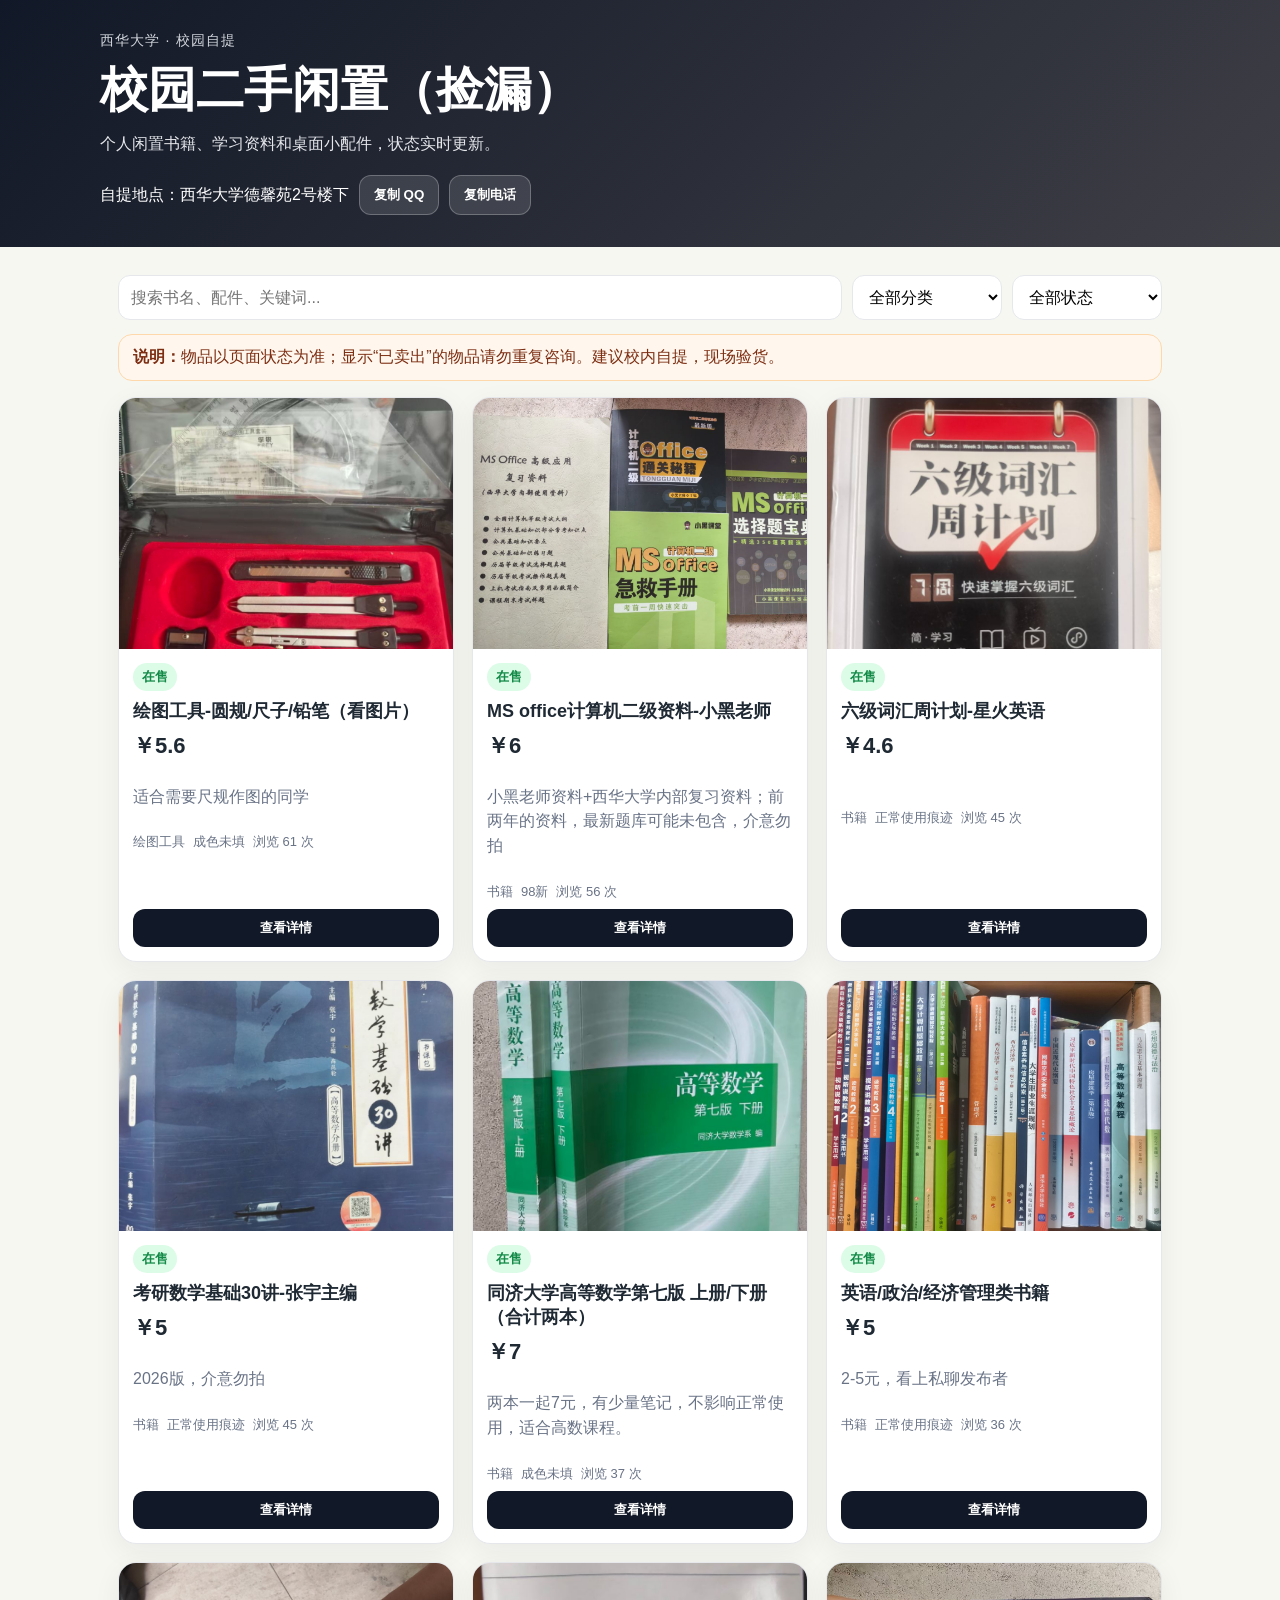
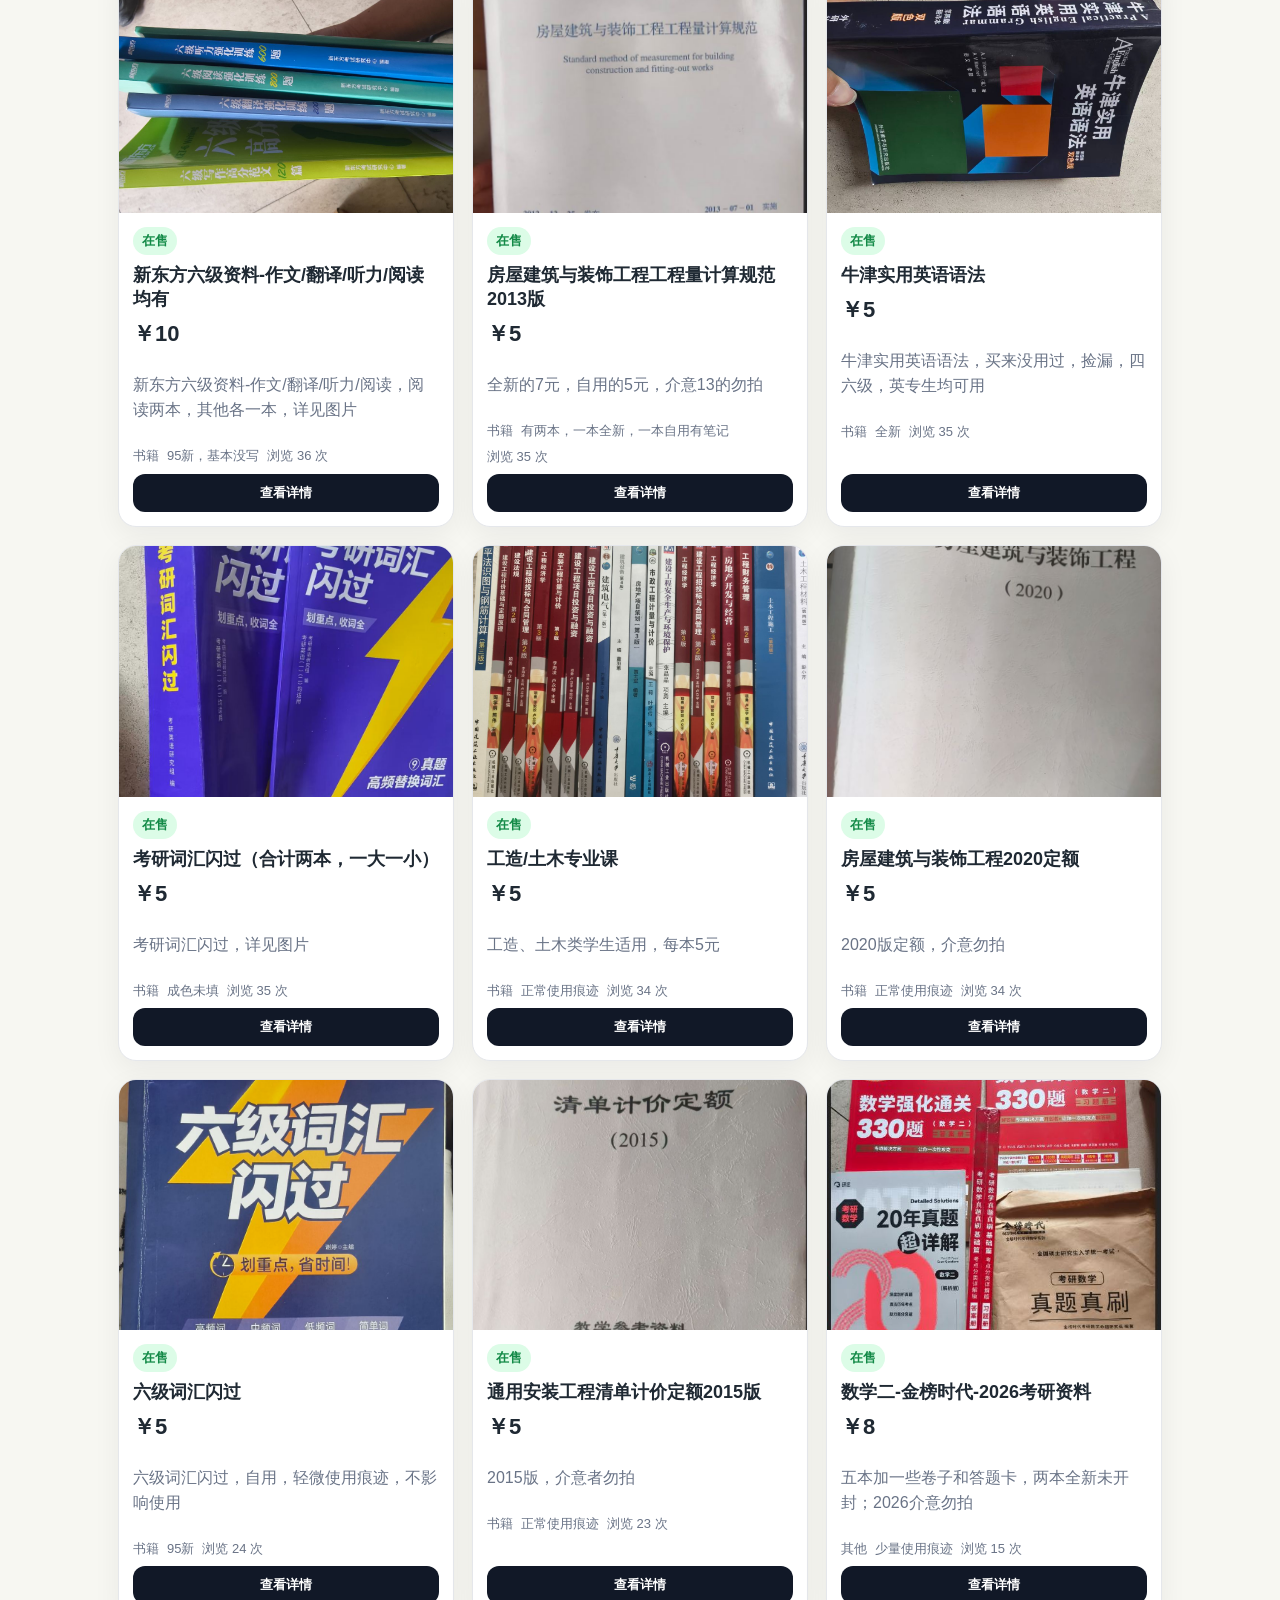
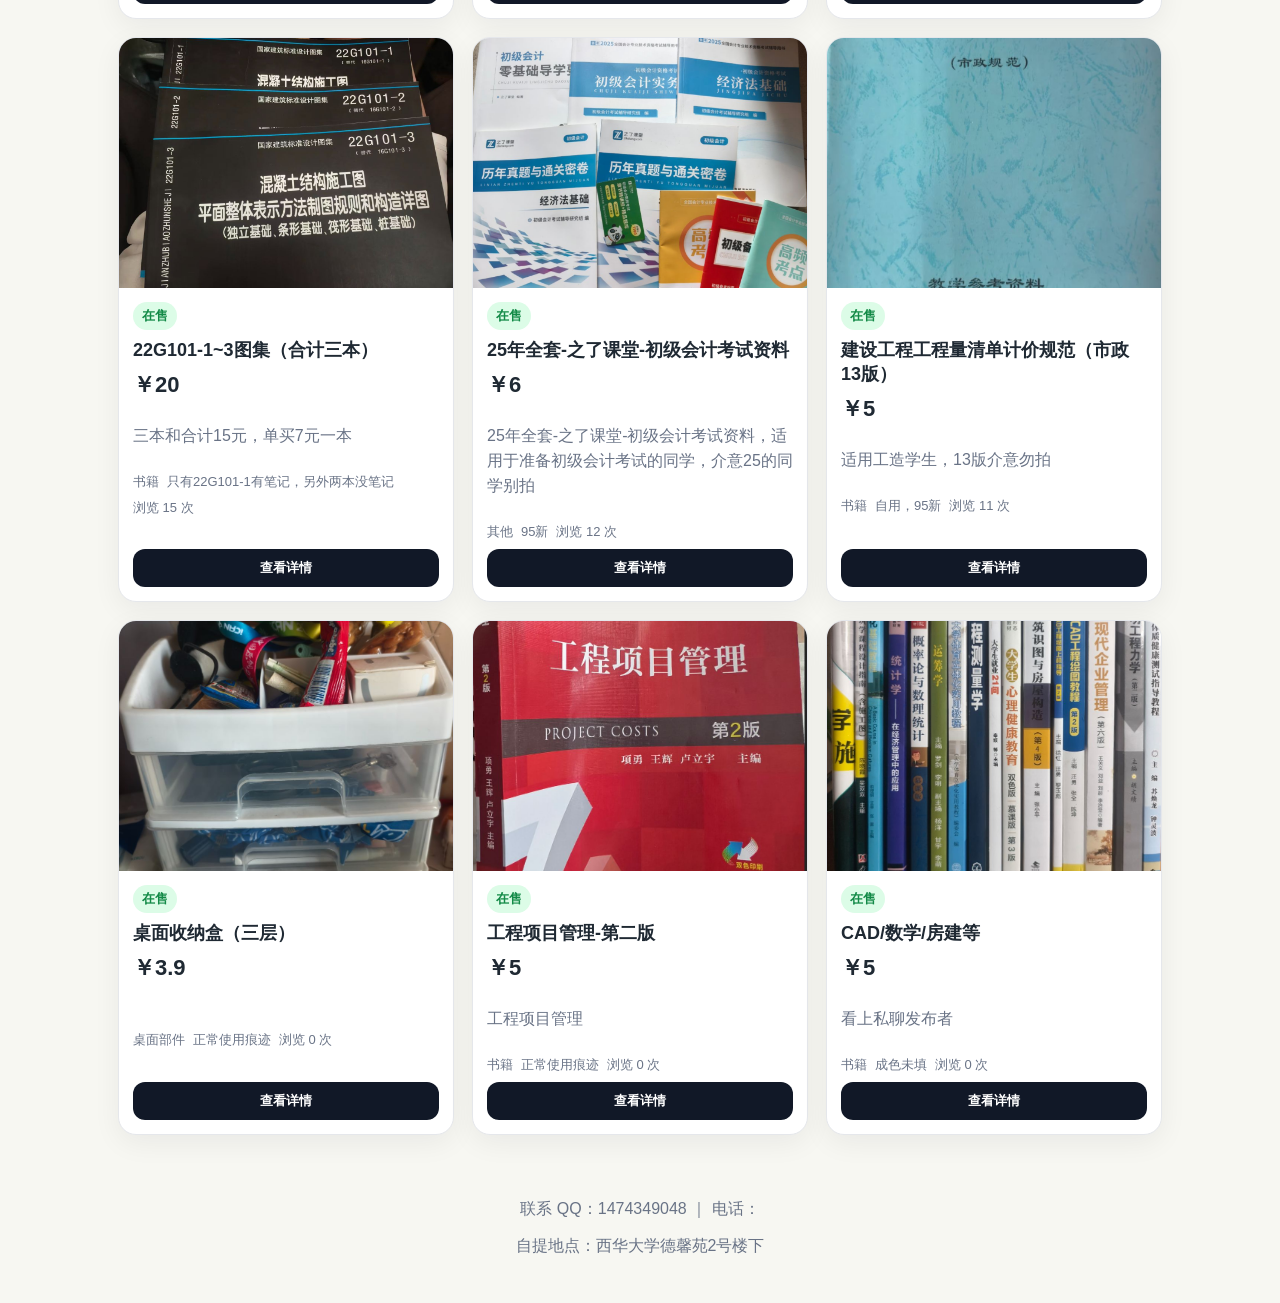
<file: index.html>
<!doctype html>
<html lang="zh-CN">
<head>
  <meta charset="utf-8" />
  <meta name="viewport" content="width=device-width,initial-scale=1" />
  <title>校园二手闲置</title>
  <link rel="stylesheet" href="style.css" />
</head>
<body>
  <header class="hero">
    <div>
      <p class="eyebrow">西华大学 · 校园自提</p>
      <h1 id="siteTitle">校园二手闲置</h1>
      <p id="siteDesc" class="hero-desc">个人闲置书籍、学习资料和桌面小配件，状态实时更新。</p>
      <div class="contact-bar">
        <span id="addressText">自提地点：西华大学德馨苑2号楼下</span>
        <button id="copyQQ" class="ghost-btn">复制 QQ</button>
        <button id="copyPhone" class="ghost-btn">复制电话</button>
      </div>
    </div>
  </header>

  <main class="container">
    <section class="toolbar">
      <input id="searchInput" type="search" placeholder="搜索书名、配件、关键词..." />
      <select id="categoryFilter">
        <option value="all">全部分类</option>
      </select>
      <select id="statusFilter">
        <option value="all">全部状态</option>
        <option value="available">在售</option>
        <option value="reserved">已预定</option>
        <option value="sold">已卖出</option>
      </select>
    </section>

    <section class="notice">
      <strong>说明：</strong>物品以页面状态为准；显示“已卖出”的物品请勿重复咨询。建议校内自提，现场验货。
    </section>

    <section id="itemsGrid" class="grid"></section>
    <p id="emptyText" class="empty hidden">没有找到符合条件的物品。</p>
  </main>

  <footer class="footer">
    <p>联系 QQ：<span id="qqText">1474349048</span> ｜ 电话：<span id="phoneText">请填写你的电话号码</span></p>
    <p>自提地点：<span id="footerAddress">西华大学德馨苑2号楼下</span></p>

  <div id="modal" class="modal hidden" role="dialog" aria-modal="true">
    <div class="modal-card">
      <button id="closeModal" class="close-btn">×</button>
      <div id="modalBody"></div>
    </div>
  </div>
  <script>
    // 强制每次读取最新的 data/items.js 和 app.js，避免手机浏览器/GitHub Pages 缓存旧文件。
    (function () {
      var v = Date.now();
      document.write('<script src="data/items.js?v=' + v + '"><\/script>');
      document.write('<script src="app.js?v=' + v + '"><\/script>');
    })();
  </script>
</body>
</html>
</file>
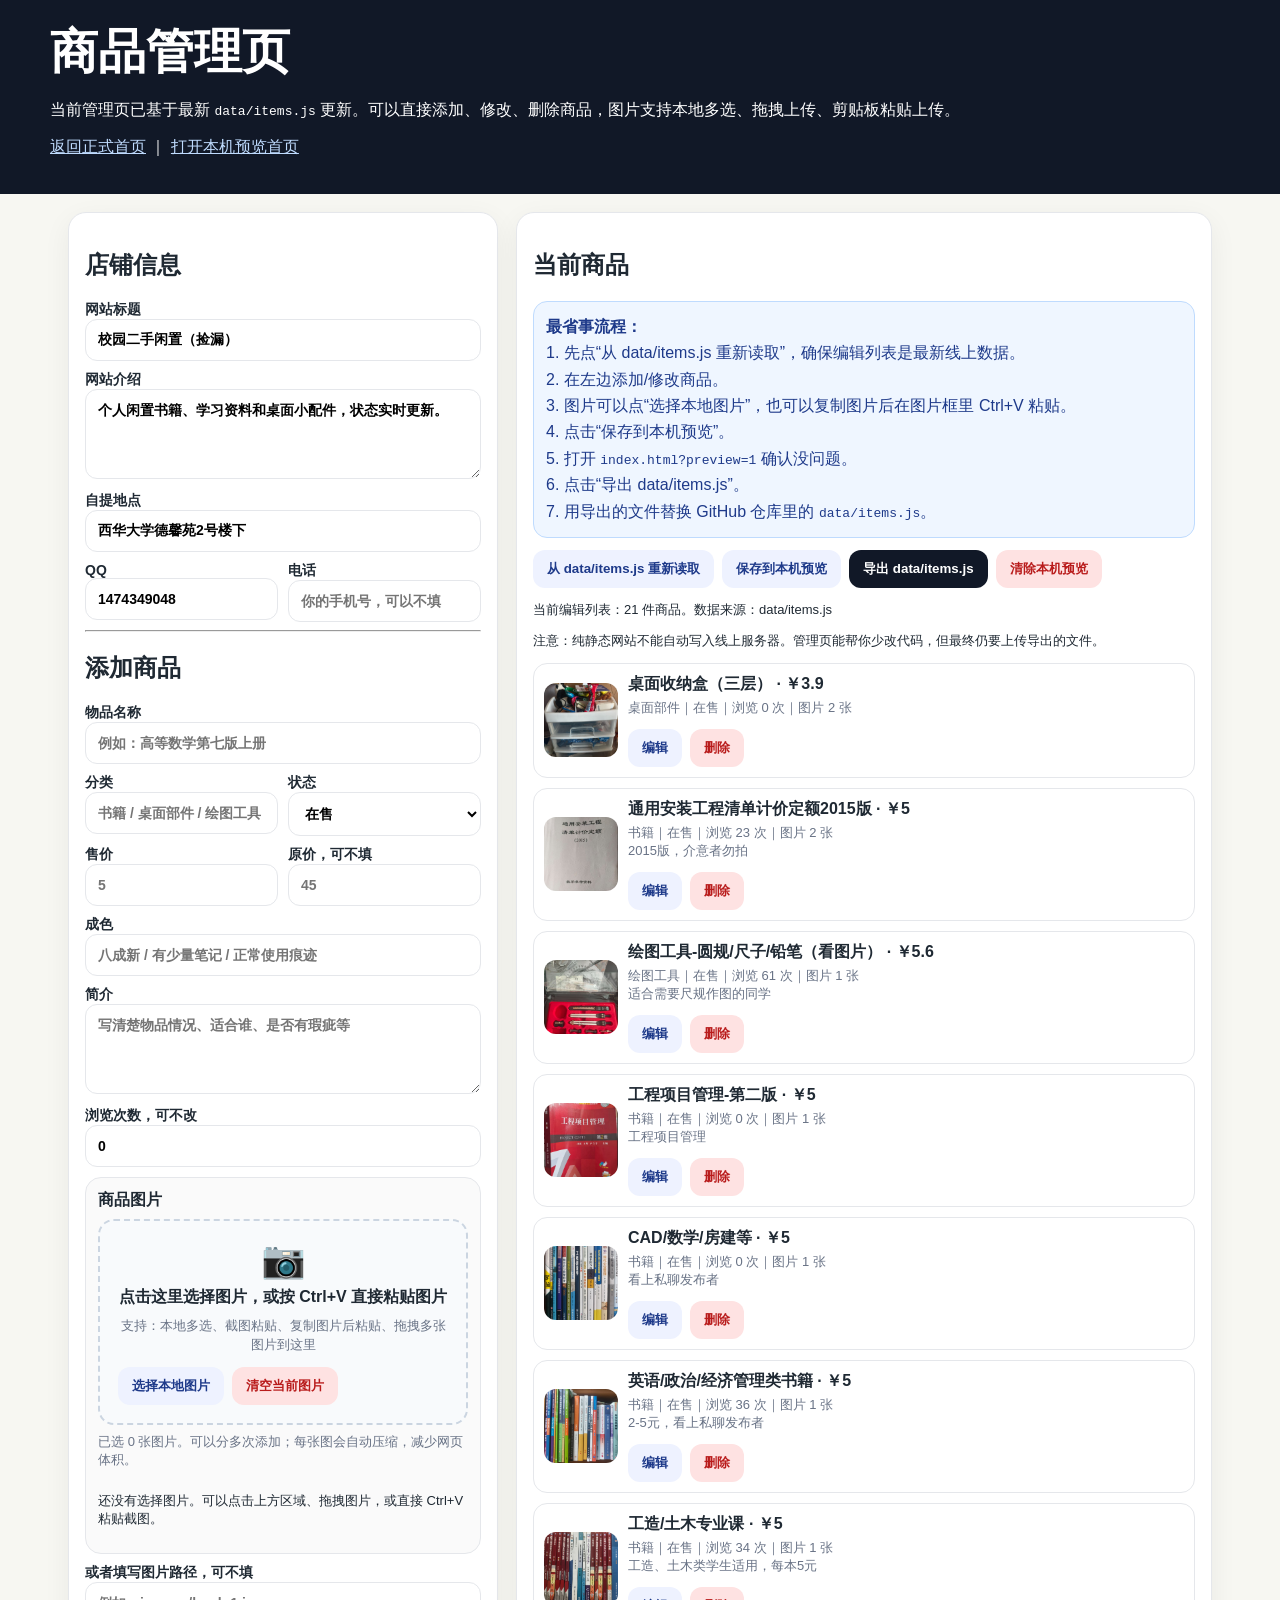
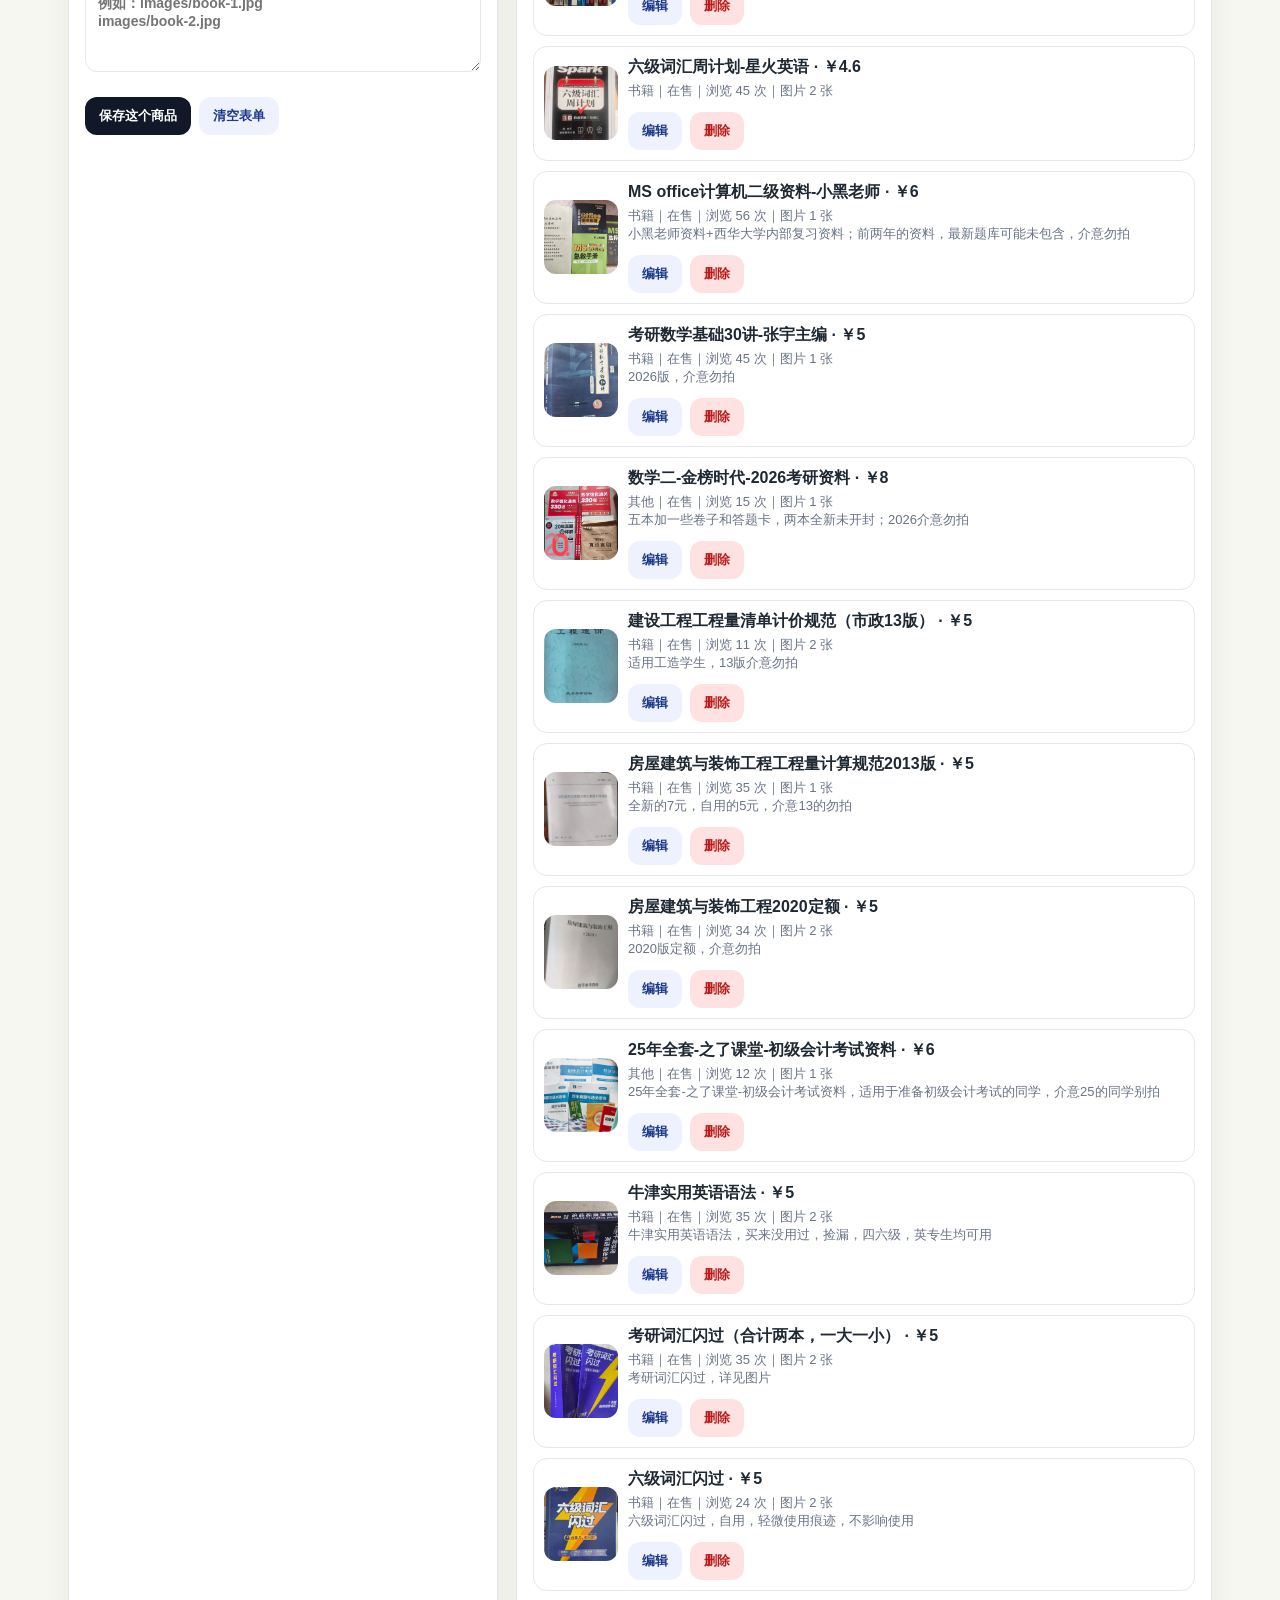
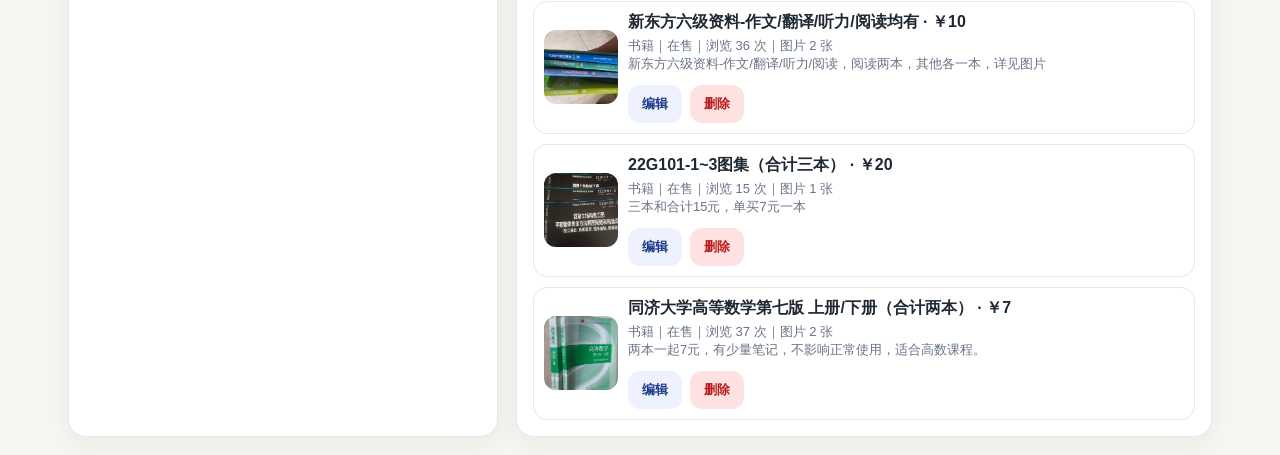
<file: admin.html>
<!doctype html>
<html lang="zh-CN">
<head>
  <meta charset="utf-8" />
  <meta name="viewport" content="width=device-width,initial-scale=1" />
  <title>商品管理 - 校园二手闲置</title>
  <link rel="stylesheet" href="style.css" />
</head>
<body>
  <header class="admin-header">
    <div class="admin-header-inner">
      <h1>商品管理页</h1>
      <p>当前管理页已基于最新 <code>data/items.js</code> 更新。可以直接添加、修改、删除商品，图片支持本地多选、拖拽上传、剪贴板粘贴上传。</p>
      <p><a href="index.html">返回正式首页</a> ｜ <a href="index.html?preview=1">打开本机预览首页</a></p>
    </div>
  </header>

  <main class="admin-layout">
    <section class="panel">
      <h2>店铺信息</h2>
      <div class="form-grid">
        <label>网站标题
          <input id="shopTitle" placeholder="校园二手闲置">
        </label>
        <label>网站介绍
          <textarea id="shopDesc" placeholder="个人闲置书籍、学习资料和桌面小配件"></textarea>
        </label>
        <label>自提地点
          <input id="shopAddress" placeholder="西华大学德馨苑2号楼下">
        </label>
        <div class="row">
          <label>QQ
            <input id="shopQQ" placeholder="1474349048">
          </label>
          <label>电话
            <input id="shopPhone" placeholder="你的手机号，可以不填">
          </label>
        </div>
      </div>

      <hr>

      <h2 id="formTitle">添加商品</h2>
      <div class="form-grid">
        <label>物品名称
          <input id="itemTitle" placeholder="例如：高等数学第七版上册">
        </label>
        <div class="row">
          <label>分类
            <input id="itemCategory" placeholder="书籍 / 桌面部件 / 绘图工具">
          </label>
          <label>状态
            <select id="itemStatus">
              <option value="available">在售</option>
              <option value="reserved">已预定</option>
              <option value="sold">已卖出</option>
            </select>
          </label>
        </div>
        <div class="row">
          <label>售价
            <input id="itemPrice" type="number" min="0" step="0.1" placeholder="5">
          </label>
          <label>原价，可不填
            <input id="itemOriginalPrice" type="number" min="0" step="0.1" placeholder="45">
          </label>
        </div>
        <label>成色
          <input id="itemCondition" placeholder="八成新 / 有少量笔记 / 正常使用痕迹">
        </label>
        <label>简介
          <textarea id="itemDescription" placeholder="写清楚物品情况、适合谁、是否有瑕疵等"></textarea>
        </label>
        <label>浏览次数，可不改
          <input id="itemViews" type="number" min="0" step="1" value="0">
        </label>

        <div class="upload-section">
          <div class="upload-title">商品图片</div>

          <input id="itemPhotos" class="hidden-file-input" type="file" accept="image/*" multiple>

          <div id="pasteUploadZone" class="paste-upload-zone" tabindex="0">
            <div class="paste-icon">📷</div>
            <strong>点击这里选择图片，或按 Ctrl+V 直接粘贴图片</strong>
            <p>支持：本地多选、截图粘贴、复制图片后粘贴、拖拽多张图片到这里</p>
            <div class="actions">
              <button id="choosePhotosBtn" type="button" class="soft-btn">选择本地图片</button>
              <button id="clearPhotosBtn" type="button" class="danger-btn">清空当前图片</button>
            </div>
          </div>

          <div class="upload-tips">
            已选 <span id="photoCount">0</span> 张图片。可以分多次添加；每张图会自动压缩，减少网页体积。
          </div>

          <div id="photoThumbs" class="photo-thumbs"></div>
        </div>

        <label>或者填写图片路径，可不填
          <textarea id="itemImagePaths" placeholder="例如：images/book-1.jpg&#10;images/book-2.jpg"></textarea>
        </label>

        <div class="actions">
          <button id="saveItem" class="primary-btn">保存这个商品</button>
          <button id="resetForm" class="soft-btn">清空表单</button>
        </div>
      </div>
    </section>

    <section class="panel">
      <h2>当前商品</h2>
      <div class="help-box">
        <strong>最省事流程：</strong><br>
        1. 先点“从 data/items.js 重新读取”，确保编辑列表是最新线上数据。<br>
        2. 在左边添加/修改商品。<br>
        3. 图片可以点“选择本地图片”，也可以复制图片后在图片框里 Ctrl+V 粘贴。<br>
        4. 点击“保存到本机预览”。<br>
        5. 打开 <code>index.html?preview=1</code> 确认没问题。<br>
        6. 点击“导出 data/items.js”。<br>
        7. 用导出的文件替换 GitHub 仓库里的 <code>data/items.js</code>。
      </div>
      <div class="actions">
        <button id="reloadFromFile" class="soft-btn">从 data/items.js 重新读取</button>
        <button id="savePreview" class="soft-btn">保存到本机预览</button>
        <button id="exportFile" class="primary-btn">导出 data/items.js</button>
        <button id="clearPreview" class="danger-btn">清除本机预览</button>
      </div>
      <p id="dataSourceTip" class="small"></p>
      <p class="small">注意：纯静态网站不能自动写入线上服务器。管理页能帮你少改代码，但最终仍要上传导出的文件。</p>
      <div id="previewList" class="preview-list"></div>
    </section>
  </main>

  <script src="data/items.js"></script>
  <script src="admin.js"></script>
</body>
</html>
</file>
<file: style.css>
* {
  box-sizing: border-box;
}

:root {
  --bg: #f7f7f2;
  --card: #ffffff;
  --text: #1f2933;
  --muted: #697386;
  --line: #e5e7eb;
  --dark: #111827;
  --green: #138a47;
  --orange: #b45309;
  --red: #b91c1c;
}

body {
  margin: 0;
  font-family: -apple-system, BlinkMacSystemFont, "Segoe UI", "Microsoft YaHei", sans-serif;
  background: var(--bg);
  color: var(--text);
}

.hero {
  padding: 32px 18px;
  background: linear-gradient(135deg, #111827, #3f3f46);
  color: white;
}

.hero > div {
  max-width: 1080px;
  margin: 0 auto;
}

.eyebrow {
  margin: 0 0 8px;
  color: #d1d5db;
  font-size: 14px;
  letter-spacing: .08em;
}

h1 {
  margin: 0;
  font-size: clamp(28px, 5vw, 48px);
}

.hero-desc {
  margin: 12px 0 20px;
  color: #e5e7eb;
}

.contact-bar {
  display: flex;
  gap: 10px;
  flex-wrap: wrap;
  align-items: center;
}

.ghost-btn, .primary-btn, .danger-btn, .soft-btn {
  border: 0;
  border-radius: 12px;
  padding: 10px 14px;
  cursor: pointer;
  font-weight: 700;
}

.ghost-btn {
  background: rgba(255,255,255,.12);
  color: white;
  border: 1px solid rgba(255,255,255,.25);
}

.primary-btn {
  background: var(--dark);
  color: white;
}

.soft-btn {
  background: #eef2ff;
  color: #1e3a8a;
}

.danger-btn {
  background: #fee2e2;
  color: var(--red);
}

.container {
  max-width: 1080px;
  margin: 0 auto;
  padding: 18px;
}

.toolbar {
  display: grid;
  grid-template-columns: 1fr 150px 150px;
  gap: 10px;
  margin: 10px 0 14px;
}

input, select, textarea {
  width: 100%;
  border: 1px solid var(--line);
  border-radius: 12px;
  padding: 12px;
  font: inherit;
  background: white;
}

textarea {
  min-height: 90px;
  resize: vertical;
}

.notice {
  background: #fff7ed;
  color: #7c2d12;
  border: 1px solid #fed7aa;
  border-radius: 14px;
  padding: 12px 14px;
  margin-bottom: 16px;
}

.grid {
  display: grid;
  grid-template-columns: repeat(3, 1fr);
  gap: 18px;
}

.card {
  background: var(--card);
  border: 1px solid var(--line);
  border-radius: 18px;
  overflow: hidden;
  box-shadow: 0 8px 28px rgba(15, 23, 42, .06);
  display: flex;
  flex-direction: column;
}

.card.sold {
  opacity: .72;
}

.cover {
  width: 100%;
  aspect-ratio: 4 / 3;
  object-fit: cover;
  background: #e5e7eb;
}

.card-body {
  padding: 14px;
  display: flex;
  flex-direction: column;
  gap: 8px;
  flex: 1;
}

.card h3 {
  margin: 0;
  font-size: 18px;
}

.price-row {
  display: flex;
  align-items: baseline;
  gap: 8px;
}

.price {
  font-size: 22px;
  font-weight: 800;
}

.old-price {
  color: var(--muted);
  text-decoration: line-through;
  font-size: 14px;
}

.desc {
  color: var(--muted);
  line-height: 1.55;
}

.meta {
  display: flex;
  gap: 8px;
  flex-wrap: wrap;
  color: var(--muted);
  font-size: 13px;
}

.badge {
  display: inline-flex;
  align-items: center;
  width: fit-content;
  padding: 5px 9px;
  border-radius: 999px;
  font-size: 13px;
  font-weight: 800;
}

.badge.available {
  background: #dcfce7;
  color: var(--green);
}

.badge.reserved {
  background: #fef3c7;
  color: var(--orange);
}

.badge.sold {
  background: #fee2e2;
  color: var(--red);
}

.card-actions {
  margin-top: auto;
  display: flex;
  gap: 8px;
}

.card-actions button {
  flex: 1;
}

.empty {
  text-align: center;
  color: var(--muted);
  margin: 30px 0;
}

.hidden {
  display: none !important;
}

.footer {
  text-align: center;
  padding: 30px 16px;
  color: var(--muted);
}

.footer a {
  color: #1e40af;
}

.small {
  font-size: 13px;
}

.modal {
  position: fixed;
  inset: 0;
  background: rgba(0,0,0,.55);
  display: grid;
  place-items: center;
  padding: 14px;
  z-index: 50;
}

.modal-card {
  position: relative;
  width: min(920px, 100%);
  max-height: 92vh;
  overflow: auto;
  background: white;
  border-radius: 22px;
  padding: 18px;
}

.close-btn {
  position: sticky;
  top: 0;
  float: right;
  border: 0;
  border-radius: 999px;
  width: 36px;
  height: 36px;
  background: #111827;
  color: white;
  font-size: 24px;
  cursor: pointer;
}

.detail-images {
  display: grid;
  grid-template-columns: repeat(2, 1fr);
  gap: 12px;
}

.detail-images img {
  width: 100%;
  border-radius: 14px;
  object-fit: cover;
  background: #e5e7eb;
}

.sold-alert {
  background: #fee2e2;
  color: var(--red);
  border: 1px solid #fecaca;
  border-radius: 14px;
  padding: 12px;
  font-weight: 800;
  margin: 10px 0;
}

.admin-layout {
  max-width: 1180px;
  margin: 0 auto;
  padding: 18px;
  display: grid;
  grid-template-columns: 430px 1fr;
  gap: 18px;
}

.panel {
  background: white;
  border: 1px solid var(--line);
  border-radius: 18px;
  padding: 16px;
  box-shadow: 0 8px 28px rgba(15, 23, 42, .06);
}

.form-grid {
  display: grid;
  gap: 10px;
}

.form-grid label {
  font-weight: 800;
  font-size: 14px;
}

.row {
  display: grid;
  grid-template-columns: 1fr 1fr;
  gap: 10px;
}

.actions {
  display: flex;
  flex-wrap: wrap;
  gap: 8px;
  margin-top: 12px;
}

.preview-list {
  display: grid;
  gap: 10px;
}

.preview-item {
  border: 1px solid var(--line);
  border-radius: 14px;
  padding: 10px;
  display: grid;
  grid-template-columns: 74px 1fr;
  gap: 10px;
  align-items: center;
}

.preview-item img {
  width: 74px;
  height: 74px;
  object-fit: cover;
  border-radius: 12px;
  background: #e5e7eb;
}

.preview-item h4 {
  margin: 0 0 4px;
}

.preview-item p {
  margin: 0;
  color: var(--muted);
  font-size: 13px;
}

.help-box {
  background: #eff6ff;
  border: 1px solid #bfdbfe;
  color: #1e3a8a;
  border-radius: 14px;
  padding: 12px;
  line-height: 1.65;
}

.admin-header {
  padding: 20px 18px;
  background: #111827;
  color: white;
}

.admin-header-inner {
  max-width: 1180px;
  margin: 0 auto;
}

.admin-header a {
  color: #bfdbfe;
}

.photo-thumbs {
  display: flex;
  flex-wrap: wrap;
  gap: 8px;
}

.photo-thumbs img {
  width: 64px;
  height: 64px;
  object-fit: cover;
  border-radius: 10px;
  background: #e5e7eb;
}

@media (max-width: 860px) {
  .toolbar, .admin-layout, .row {
    grid-template-columns: 1fr;
  }
  .grid {
    grid-template-columns: 1fr;
  }
  .detail-images {
    grid-template-columns: 1fr;
  }
}


/* 图片上传增强区域 */
.upload-section {
  border: 1px solid var(--line);
  border-radius: 16px;
  padding: 12px;
  background: #fafafa;
}

.upload-title {
  font-weight: 900;
  margin-bottom: 8px;
}

.hidden-file-input {
  display: none;
}

.paste-upload-zone {
  border: 2px dashed #cbd5e1;
  background: #f8fafc;
  border-radius: 16px;
  padding: 18px;
  text-align: center;
  cursor: pointer;
  outline: none;
  transition: .18s ease;
}

.paste-upload-zone:hover,
.paste-upload-zone:focus,
.paste-upload-zone.drag-over {
  border-color: #2563eb;
  background: #eff6ff;
}

.paste-upload-zone.uploading {
  opacity: .75;
  pointer-events: none;
}

.paste-icon {
  font-size: 36px;
  margin-bottom: 6px;
}

.paste-upload-zone p {
  margin: 8px 0 0;
  color: var(--muted);
  font-size: 13px;
  line-height: 1.5;
}

.upload-tips {
  margin-top: 8px;
  color: var(--muted);
  font-size: 13px;
}

.upload-flash {
  margin-top: 10px;
  padding: 8px 10px;
  border-radius: 999px;
  background: #dcfce7;
  color: #166534;
  font-weight: 800;
  display: inline-block;
}

.photo-thumbs {
  margin-top: 10px;
  display: flex;
  flex-wrap: wrap;
  gap: 10px;
}

.photo-thumb-card {
  position: relative;
  width: 82px;
  height: 82px;
  border-radius: 14px;
  overflow: hidden;
  background: #e5e7eb;
  border: 1px solid var(--line);
}

.photo-thumb-card img {
  width: 100%;
  height: 100%;
  object-fit: cover;
}

.photo-remove-btn {
  position: absolute;
  top: 4px;
  right: 4px;
  width: 22px;
  height: 22px;
  border: 0;
  border-radius: 999px;
  background: rgba(17, 24, 39, .86);
  color: white;
  font-size: 18px;
  line-height: 20px;
  cursor: pointer;
}

.photo-index {
  position: absolute;
  left: 4px;
  bottom: 4px;
  min-width: 20px;
  height: 20px;
  padding: 0 6px;
  border-radius: 999px;
  background: rgba(255, 255, 255, .92);
  color: #111827;
  font-size: 12px;
  font-weight: 900;
  display: grid;
  place-items: center;
}
</file>
